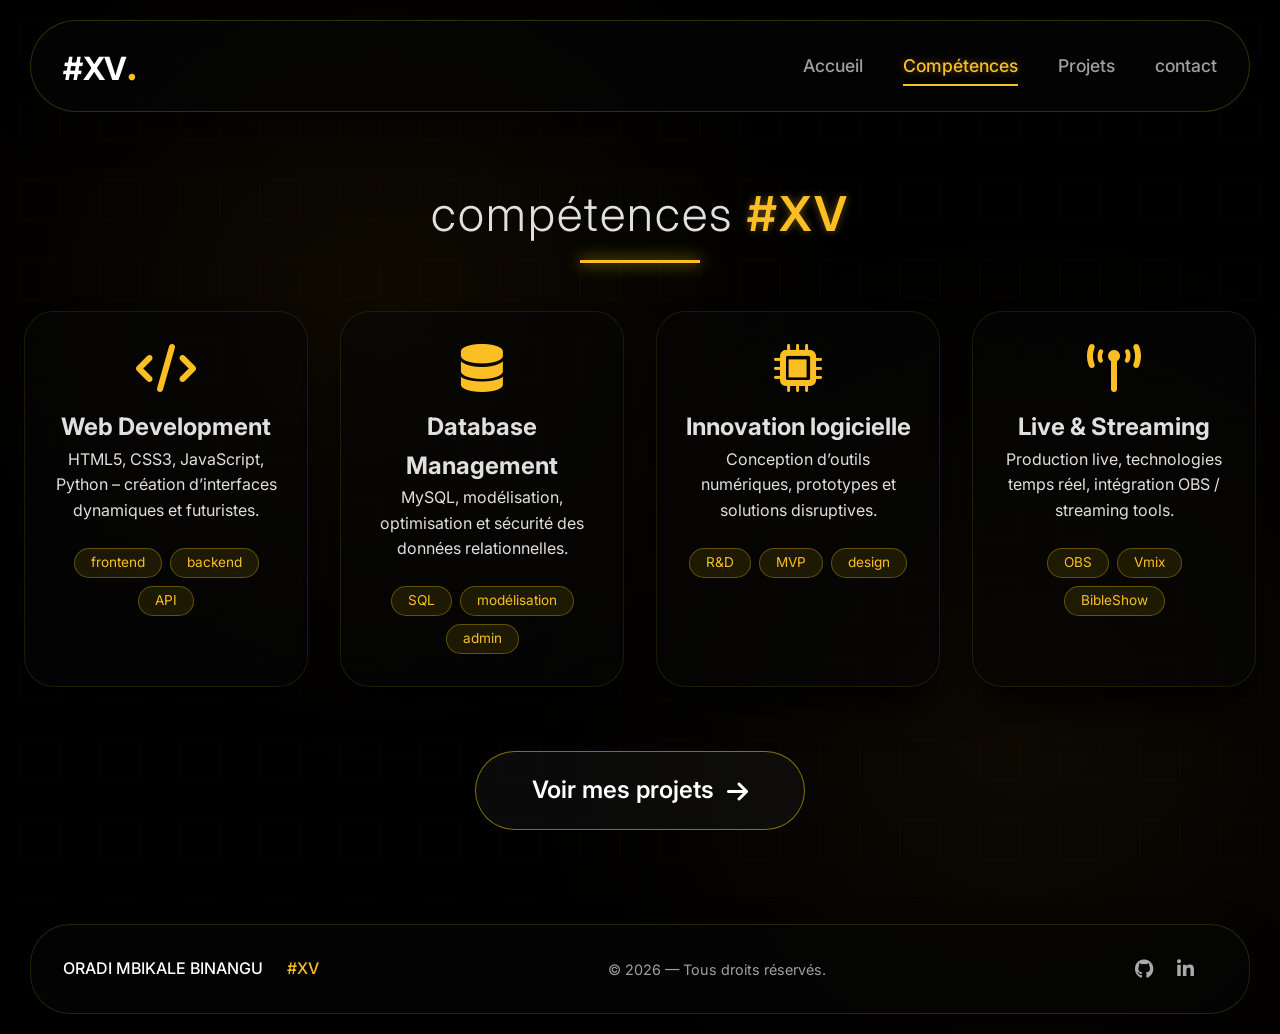
<file: competence.html>
<!DOCTYPE html>
<html lang="fr">
<head>
    <meta charset="UTF-8">
    <meta name="viewport" content="width=device-width, initial-scale=1.0">
    <title>Compétences · #XV</title>
    <link rel="preconnect" href="https://fonts.googleapis.com">
    <link rel="preconnect" href="https://fonts.gstatic.com" crossorigin>
    <link href="https://fonts.googleapis.com/css2?family=Inter:opsz,wght@14..32,300;14..32,400;14..32,600;14..32,700&display=swap" rel="stylesheet">
    <link rel="stylesheet" href="https://cdnjs.cloudflare.com/ajax/libs/font-awesome/6.0.0-beta3/css/all.min.css">
    <link rel="stylesheet" href="porfx.css">
</head>
<body class="dark-bg">
    <nav class="navbar glass">
        <div class="nav-container">
            <div class="nav-logo">
                <a href="/" class="logo-text">#XV<span class="gold-dot">.</span></a>
            </div>
            <ul class="nav-links">
                <li><a href="index.html" class="nav-link">Accueil</a></li>
                <li><a href="competences.html" class="nav-link active">Compétences</a></li>
                <li><a href="projet.html" class="nav-link">Projets</a></li>
                <li><a href="contacte.html" class="nav-link">contact</a></li>
            </ul>
            <div class="nav-toggle" id="navToggle"><i class="fas fa-bars"></i></div>
        </div>
    </nav>

    <main class="main-content">
        <section class="page-header reveal">
            <h1 class="page-title">compétences <span class="gold-text">#XV</span></h1>
            <div class="title-underline"></div>
        </section>

        <!-- Grille de compétences (cartes 3D / glass) -->
        <section class="skills-grid reveal">
            <div class="skill-card glass-card glow-hover card-3d">
                <div class="skill-icon"><i class="fas fa-code"></i></div>
                <h2>Web Development</h2>
                <p>HTML5, CSS3, JavaScript, Python – création d’interfaces dynamiques et futuristes.</p>
                <div class="skill-tags">
                    <span>frontend</span><span>backend</span><span>API</span>
                </div>
            </div>
            <div class="skill-card glass-card glow-hover card-3d">
                <div class="skill-icon"><i class="fas fa-database"></i></div>
                <h2>Database Management</h2>
                <p>MySQL, modélisation, optimisation et sécurité des données relationnelles.</p>
                <div class="skill-tags">
                    <span>SQL</span><span>modélisation</span><span>admin</span>
                </div>
            </div>
            <div class="skill-card glass-card glow-hover card-3d">
                <div class="skill-icon"><i class="fas fa-microchip"></i></div>
                <h2>Innovation logicielle</h2>
                <p>Conception d’outils numériques, prototypes et solutions disruptives.</p>
                <div class="skill-tags">
                    <span>R&D</span><span>MVP</span><span>design</span>
                </div>
            </div>
            <div class="skill-card glass-card glow-hover card-3d">
                <div class="skill-icon"><i class="fas fa-broadcast-tower"></i></div>
                <h2>Live & Streaming</h2>
                <p>Production live, technologies temps réel, intégration OBS / streaming tools.</p>
                <div class="skill-tags">
                    <span>OBS</span><span>Vmix</span><span>BibleShow</span>
                </div>
            </div>
        </section>

        <!-- call to action vers projets -->
        <div class="cta-wrapper reveal">
            <a href="projets.html" class="btn-glass btn-gold-glow large">
                Voir mes projets <i class="fas fa-arrow-right"></i>
            </a>
        </div>
    </main>

    <footer class="footer glass">
        <div class="footer-container">
            <div class="footer-info">
                <span class="footer-name">ORADI MBIKALE BINANGU</span>
                <span class="footer-alias">#XV</span>
            </div>
            <div class="footer-copy">
                © 2026 — Tous droits réservés.
            </div>
            <div class="footer-social">
                <a href="#" class="social-link" aria-label="GitHub"><i class="fab fa-github"></i></a>
                <a href="#" class="social-link" aria-label="LinkedIn"><i class="fab fa-linkedin-in"></i></a>
                <a href="#" class="social-link" aria-label="Twitter"><i class="fab fa-x-twitter"></i></a>
            </div>
        </div>
    </footer>

    <script src="porfy.js"></script>
    <script>
        // active nav
        document.querySelectorAll('.nav-link').forEach(link => {
            if (link.getAttribute('href') === 'porfc.html') link.classList.add('active');
        });
    </script>
</body>
</html>
</file>
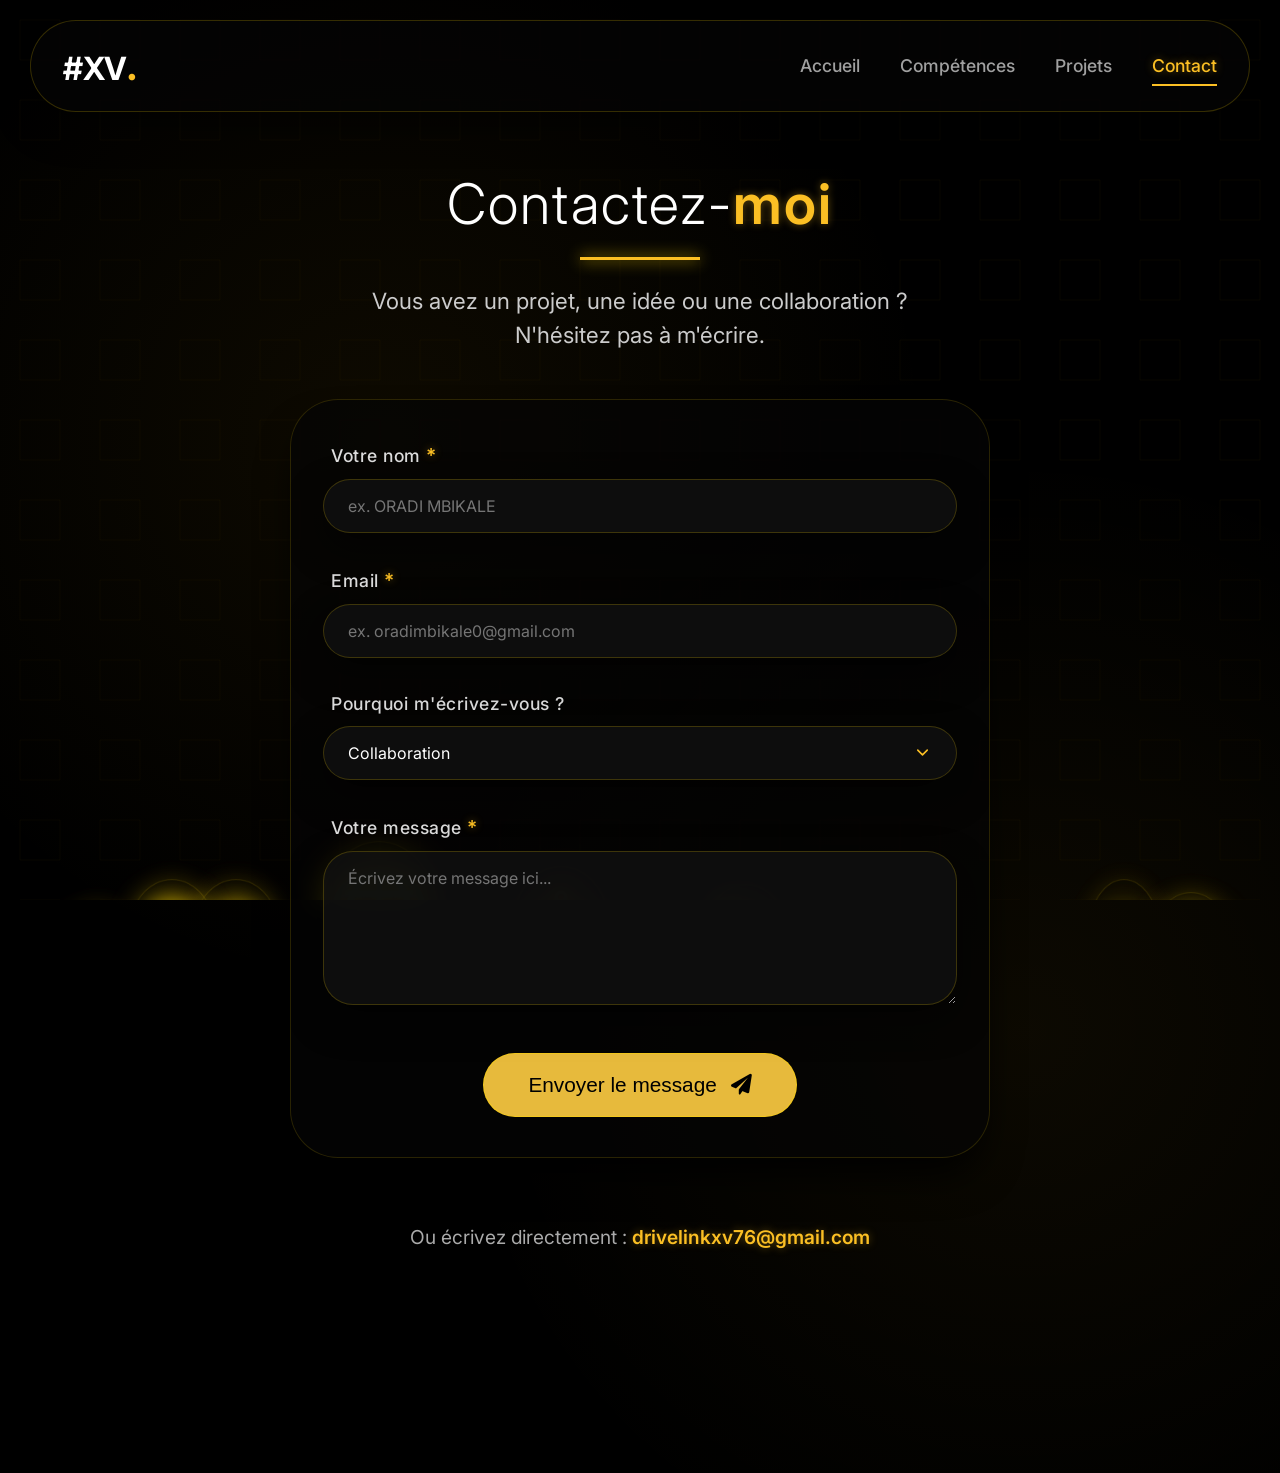
<file: contacte.html>
<!DOCTYPE html>
<html lang="fr">
<head>
    <meta charset="UTF-8">
    <meta name="viewport" content="width=device-width, initial-scale=1.0">
    <title>Contact · #XV</title>
    <!-- Google Fonts + Font Awesome -->
    <link rel="preconnect" href="https://fonts.googleapis.com">
    <link rel="preconnect" href="https://fonts.gstatic.com" crossorigin>
    <link href="https://fonts.googleapis.com/css2?family=Inter:opsz,wght@14..32,300;14..32,400;14..32,600;14..32,700&display=swap" rel="stylesheet">
    <link rel="stylesheet" href="https://cdnjs.cloudflare.com/ajax/libs/font-awesome/6.0.0-beta3/css/all.min.css">
    <link rel="stylesheet" href="contc.css">
</head>
<body class="dark-bg contact-page">
    <!-- navigation glassmorphism -->
    <nav class="navbar glass">
        <div class="nav-container">
            <div class="nav-logo">
                <a href="/" class="logo-text">#XV<span class="gold-dot">.</span></a>
            </div>
            <ul class="nav-links">
                <li><a href="index.html" class="nav-link">Accueil</a></li>
                <li><a href="competences.html" class="nav-link">Compétences</a></li>
                <li><a href="projet.html" class="nav-link">Projets</a></li>
                <li><a href="contacte.html" class="nav-link active">Contact</a></li>
            </ul>
            <div class="nav-toggle" id="navToggle"><i class="fas fa-bars"></i></div>
        </div>
    </nav>

    
    <div class="floating-icons">
        <span class="float-icon" style="--delay: 0s; --size: 3rem; left: 5%;">💻</span>
        <span class="float-icon" style="--delay: 2s; --size: 4rem; left: 15%;">⚙️</span>
        <span class="float-icon" style="--delay: 2s; --size: 5.5rem; left: 25%;">🌐</span>
        <span class="float-icon" style="--delay: 1s; --size: 4.5rem; left: 40%;">🤖</span>
        <span class="float-icon" style="--delay: 3s; --size: 3.8rem; left: 55%;">📡</span>
        <span class="float-icon" style="--delay: 5s; --size: 3rem; left: 70%;">💿</span>
        <span class="float-icon" style="--delay: 2.5s; --size: 4rem; left: 10%;">🔮</span>
        <span class="float-icon" style="--delay: 2.5s; --size: 4rem; left: 85%;">֎</span>
        <span class="float-icon" style="--delay: 4s; --size: 3.5rem; left: 90%;">🌐</span>
    </div>

    <main class="main-content">
        <!-- hero / intro -->
        <section class="contact-hero reveal">
            <h1 class="page-title">Contactez-<span class="gold-text">moi</span></h1>
            <div class="title-underline"></div>
            <p class="contact-intro">
                Vous avez un projet, une idée ou une collaboration ?<br>
                N'hésitez pas à m'écrire.
            </p>
        </section>

        <!-- contact form (glassmorphism) -->
        <section class="contact-form-section reveal">
            <div class="form-container glass-card">
                <form action="https://formsubmit.co/drivelinkxv76@gmail.com" method="POST" class="contact-form">
                    <!-- honeypot & anti-spam options (formsubmit.co) -->
                    <input type="hidden" name="_captcha" value="false">
                    <input type="hidden" name="_next" value="https://#xv-portfolio.com/merci.html"> <!-- redirection après envoi (optionnel) -->
                    <input type="hidden" name="_subject" value="Nouveau message de #XV portfolio">
                    <input type="hidden" name="_template" value="table">

                    <div class="form-group">
                        <label for="fullname">Votre nom <span class="gold-text">*</span></label>
                        <input type="text" id="fullname" name="Nom" placeholder="ex. ORADI MBIKALE" required class="form-input glass">
                    </div>

                    <div class="form-group">
                        <label for="fullname">Email <span class="gold-text">*</span></label>
                        <input type="text" id="fullname" name="Nom" placeholder="ex. oradimbikale0@gmail.com" required class="form-input glass">
                    </div>


                    <div class="form-group">
                        <label for="reason">Pourquoi m'écrivez-vous ?</label>
                        <select id="reason" name="Raison" class="form-input glass">
                            <option value="Collaboration">Collaboration</option>
                            <option value="Demande de projet">Demande de projet</option>
                            <option value="Question technique">Question technique</option>
                            <option value="Opportunité professionnelle">Opportunité professionnelle</option>
                            <option value="Autre">Autre</option>
                        </select>
                    </div>

                    <div class="form-group">
                        <label for="message">Votre message <span class="gold-text">*</span></label>
                        <textarea id="message" name="Message" rows="6" placeholder="Écrivez votre message ici..." required class="form-input glass"></textarea>
                    </div>

                    <button type="submit" class="btn-glass btn-gold-glow submit-btn">
                        <span>Envoyer le message</span>
                        <i class="fas fa-paper-plane"></i>
                    </button>
                </form>
            </div>
        </section>

        <!-- small extra info (optional) -->
        <div class="contact-direct reveal">
            <p>Ou écrivez directement : <span class="gold-text">drivelinkxv76@gmail.com</span></p>
        </div>
    </main>

    <!-- footer commun -->
    <footer class="footer glass">
        <div class="footer-container">
            <div class="footer-info">
                <span class="footer-name">ORADI MBIKALE BINANGU</span>
                <span class="footer-alias">#XV</span>
            </div>
            <div class="footer-copy">
                © 2025 — Tous droits réservés.
            </div>
            <div class="footer-social">
                <a href="#" class="social-link" aria-label="GitHub"><i class="fab fa-github"></i></a>
                <a href="#" class="social-link" aria-label="LinkedIn"><i class="fab fa-linkedin-in"></i></a>
                <a href="#" class="social-link" aria-label="Twitter"><i class="fab fa-x-twitter"></i></a>
            </div>
        </div>
    </footer>

    <script src="contjs.js"></script>
    <script>
        // active nav for contact page
        document.querySelectorAll('.nav-link').forEach(link => {
            if (link.getAttribute('href') === '/contact.html') link.classList.add('active');
        });
    </script>
</body>
</html>
</file>
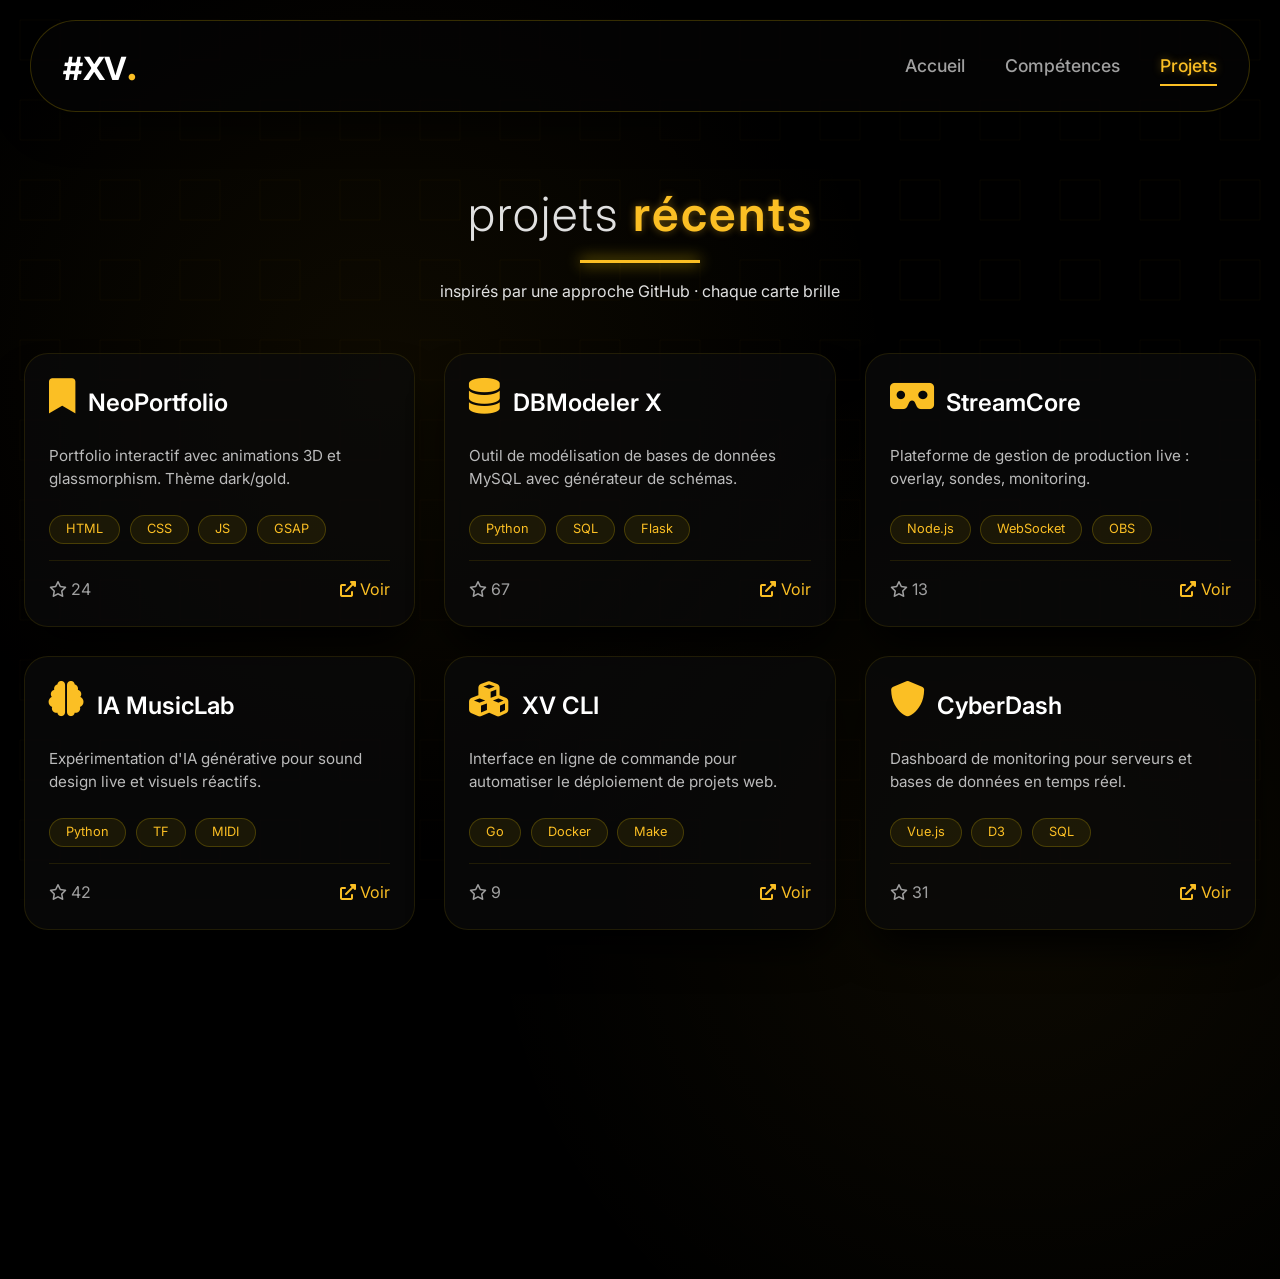
<file: portf3.html>
<!DOCTYPE html>
<html lang="fr">
<head>
    <meta charset="UTF-8">
    <meta name="viewport" content="width=device-width, initial-scale=1.0">
    <title>Projets · #XV</title>
    <link rel="preconnect" href="https://fonts.googleapis.com">
    <link rel="preconnect" href="https://fonts.gstatic.com" crossorigin>
    <link href="https://fonts.googleapis.com/css2?family=Inter:opsz,wght@14..32,300;14..32,400;14..32,600;14..32,700&display=swap" rel="stylesheet">
    <link rel="stylesheet" href="https://cdnjs.cloudflare.com/ajax/libs/font-awesome/6.0.0-beta3/css/all.min.css">
    <link rel="stylesheet" href="porfx.css">
</head>
<body class="dark-bg">
    <nav class="navbar glass">
        <div class="nav-container">
            <div class="nav-logo">
                <a href="/" class="logo-text">#XV<span class="gold-dot">.</span></a>
            </div>
            <ul class="nav-links">
                <li><a href="/" class="nav-link">Accueil</a></li>
                <li><a href="porfc.html" class="nav-link">Compétences</a></li>
                <li><a href="portf3.html" class="nav-link active">Projets</a></li>
            </ul>
            <div class="nav-toggle" id="navToggle"><i class="fas fa-bars"></i></div>
        </div>
    </nav>

    <main class="main-content">
        <section class="page-header reveal">
            <h1 class="page-title">projets <span class="gold-text">récents</span></h1>
            <div class="title-underline"></div>
            <p class="header-sub">inspirés par une approche GitHub · chaque carte brille</p>
        </section>

        <!-- grille type repo github -->
        <section class="projects-grid reveal">
            <div class="project-card glass-card glow-hover">
                <div class="project-header">
                    <i class="fas fa-bookmark gold-icon"></i>
                    <h3>NeoPortfolio</h3>
                </div>
                <p class="project-desc">Portfolio interactif avec animations 3D et glassmorphism. Thème dark/gold.</p>
                <div class="project-tech">
                    <span>HTML</span><span>CSS</span><span>JS</span><span>GSAP</span>
                </div>
                <div class="project-footer">
                    <span class="project-stars"><i class="far fa-star"></i> 24</span>
                    <a href="#" class="project-link"><i class="fas fa-external-link-alt"></i> Voir</a>
                </div>
            </div>
            <div class="project-card glass-card glow-hover">
                <div class="project-header">
                    <i class="fas fa-database gold-icon"></i>
                    <h3>DBModeler X</h3>
                </div>
                <p class="project-desc">Outil de modélisation de bases de données MySQL avec générateur de schémas.</p>
                <div class="project-tech">
                    <span>Python</span><span>SQL</span><span>Flask</span>
                </div>
                <div class="project-footer">
                    <span class="project-stars"><i class="far fa-star"></i> 67</span>
                    <a href="#" class="project-link"><i class="fas fa-external-link-alt"></i> Voir</a>
                </div>
            </div>
            <div class="project-card glass-card glow-hover">
                <div class="project-header">
                    <i class="fas fa-vr-cardboard gold-icon"></i>
                    <h3>StreamCore</h3>
                </div>
                <p class="project-desc">Plateforme de gestion de production live : overlay, sondes, monitoring.</p>
                <div class="project-tech">
                    <span>Node.js</span><span>WebSocket</span><span>OBS</span>
                </div>
                <div class="project-footer">
                    <span class="project-stars"><i class="far fa-star"></i> 13</span>
                    <a href="#" class="project-link"><i class="fas fa-external-link-alt"></i> Voir</a>
                </div>
            </div>
            <div class="project-card glass-card glow-hover">
                <div class="project-header">
                    <i class="fas fa-brain gold-icon"></i>
                    <h3>IA MusicLab</h3>
                </div>
                <p class="project-desc">Expérimentation d'IA générative pour sound design live et visuels réactifs.</p>
                <div class="project-tech">
                    <span>Python</span><span>TF</span><span>MIDI</span>
                </div>
                <div class="project-footer">
                    <span class="project-stars"><i class="far fa-star"></i> 42</span>
                    <a href="#" class="project-link"><i class="fas fa-external-link-alt"></i> Voir</a>
                </div>
            </div>
            <div class="project-card glass-card glow-hover">
                <div class="project-header">
                    <i class="fas fa-cubes gold-icon"></i>
                    <h3>XV CLI</h3>
                </div>
                <p class="project-desc">Interface en ligne de commande pour automatiser le déploiement de projets web.</p>
                <div class="project-tech">
                    <span>Go</span><span>Docker</span><span>Make</span>
                </div>
                <div class="project-footer">
                    <span class="project-stars"><i class="far fa-star"></i> 9</span>
                    <a href="#" class="project-link"><i class="fas fa-external-link-alt"></i> Voir</a>
                </div>
            </div>
            <div class="project-card glass-card glow-hover">
                <div class="project-header">
                    <i class="fas fa-shield-alt gold-icon"></i>
                    <h3>CyberDash</h3>
                </div>
                <p class="project-desc">Dashboard de monitoring pour serveurs et bases de données en temps réel.</p>
                <div class="project-tech">
                    <span>Vue.js</span><span>D3</span><span>SQL</span>
                </div>
                <div class="project-footer">
                    <span class="project-stars"><i class="far fa-star"></i> 31</span>
                    <a href="#" class="project-link"><i class="fas fa-external-link-alt"></i> Voir</a>
                </div>
            </div>
        </section>

        <!-- call to action subtil -->
        <div class="more-projects reveal">
            <a href="#" class="btn-glass btn-gold-glow"><i class="fab fa-github"></i> Plus sur GitHub</a>
        </div>
    </main>

    <footer class="footer glass">
        <div class="footer-container">
            <div class="footer-info">
                <span class="footer-name">ORADI MBIKALE BINANGU</span>
                <span class="footer-alias">#XV</span>
            </div>
            <div class="footer-copy">
                © 2025 — Tous droits réservés.
            </div>
            <div class="footer-social">
                <a href="#" class="social-link" aria-label="GitHub"><i class="fab fa-github"></i></a>
                <a href="#" class="social-link" aria-label="LinkedIn"><i class="fab fa-linkedin-in"></i></a>
                <a href="#" class="social-link" aria-label="Twitter"><i class="fab fa-x-twitter"></i></a>
            </div>
        </div>
    </footer>

    <script src="porfy.js"></script>
    <script>
        document.querySelectorAll('.nav-link').forEach(link => {
            if (link.getAttribute('href') === '/portf3.html') link.classList.add('active');
        });
    </script>
</body>
</html>
</file>
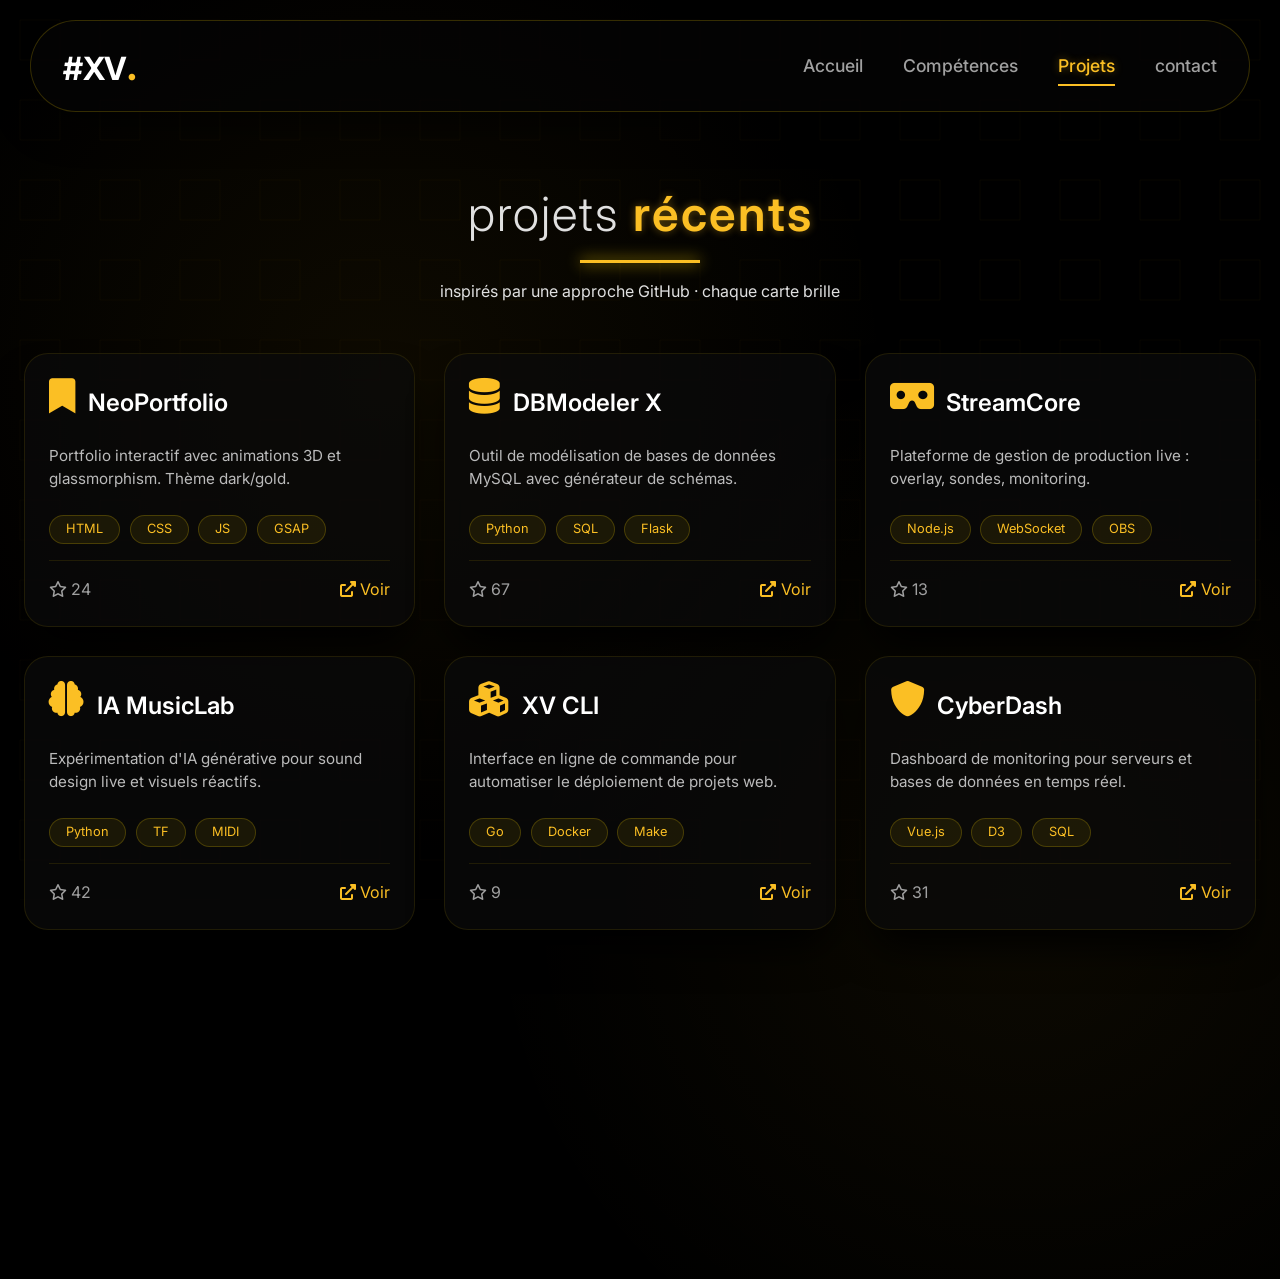
<file: projet.html>
<!DOCTYPE html>
<html lang="fr">
<head>
    <meta charset="UTF-8">
    <meta name="viewport" content="width=device-width, initial-scale=1.0">
    <title>Projets · #XV</title>
    <link rel="preconnect" href="https://fonts.googleapis.com">
    <link rel="preconnect" href="https://fonts.gstatic.com" crossorigin>
    <link href="https://fonts.googleapis.com/css2?family=Inter:opsz,wght@14..32,300;14..32,400;14..32,600;14..32,700&display=swap" rel="stylesheet">
    <link rel="stylesheet" href="https://cdnjs.cloudflare.com/ajax/libs/font-awesome/6.0.0-beta3/css/all.min.css">
    <link rel="stylesheet" href="porfx.css">
</head>
<body class="dark-bg">
    <nav class="navbar glass">
        <div class="nav-container">
            <div class="nav-logo">
                <a href="/" class="logo-text">#XV<span class="gold-dot">.</span></a>
            </div>
            <ul class="nav-links">
                <li><a href="index.html" class="nav-link">Accueil</a></li>
                <li><a href="competence.html" class="nav-link">Compétences</a></li>
                <li><a href="projet.html" class="nav-link active">Projets</a></li>
                <li><a href="contacte.html" class="nav-link">contact</a></li>
            </ul>
            <div class="nav-toggle" id="navToggle"><i class="fas fa-bars"></i></div>
        </div>
    </nav>

    <main class="main-content">
        <section class="page-header reveal">
            <h1 class="page-title">projets <span class="gold-text">récents</span></h1>
            <div class="title-underline"></div>
            <p class="header-sub">inspirés par une approche GitHub · chaque carte brille</p>
        </section>

        <!-- grille type repo github -->
        <section class="projects-grid reveal">
            <div class="project-card glass-card glow-hover">
                <div class="project-header">
                    <i class="fas fa-bookmark gold-icon"></i>
                    <h3>NeoPortfolio</h3>
                </div>
                <p class="project-desc">Portfolio interactif avec animations 3D et glassmorphism. Thème dark/gold.</p>
                <div class="project-tech">
                    <span>HTML</span><span>CSS</span><span>JS</span><span>GSAP</span>
                </div>
                <div class="project-footer">
                    <span class="project-stars"><i class="far fa-star"></i> 24</span>
                    <a href="#" class="project-link"><i class="fas fa-external-link-alt"></i> Voir</a>
                </div>
            </div>
            <div class="project-card glass-card glow-hover">
                <div class="project-header">
                    <i class="fas fa-database gold-icon"></i>
                    <h3>DBModeler X</h3>
                </div>
                <p class="project-desc">Outil de modélisation de bases de données MySQL avec générateur de schémas.</p>
                <div class="project-tech">
                    <span>Python</span><span>SQL</span><span>Flask</span>
                </div>
                <div class="project-footer">
                    <span class="project-stars"><i class="far fa-star"></i> 67</span>
                    <a href="#" class="project-link"><i class="fas fa-external-link-alt"></i> Voir</a>
                </div>
            </div>
            <div class="project-card glass-card glow-hover">
                <div class="project-header">
                    <i class="fas fa-vr-cardboard gold-icon"></i>
                    <h3>StreamCore</h3>
                </div>
                <p class="project-desc">Plateforme de gestion de production live : overlay, sondes, monitoring.</p>
                <div class="project-tech">
                    <span>Node.js</span><span>WebSocket</span><span>OBS</span>
                </div>
                <div class="project-footer">
                    <span class="project-stars"><i class="far fa-star"></i> 13</span>
                    <a href="#" class="project-link"><i class="fas fa-external-link-alt"></i> Voir</a>
                </div>
            </div>
            <div class="project-card glass-card glow-hover">
                <div class="project-header">
                    <i class="fas fa-brain gold-icon"></i>
                    <h3>IA MusicLab</h3>
                </div>
                <p class="project-desc">Expérimentation d'IA générative pour sound design live et visuels réactifs.</p>
                <div class="project-tech">
                    <span>Python</span><span>TF</span><span>MIDI</span>
                </div>
                <div class="project-footer">
                    <span class="project-stars"><i class="far fa-star"></i> 42</span>
                    <a href="#" class="project-link"><i class="fas fa-external-link-alt"></i> Voir</a>
                </div>
            </div>
            <div class="project-card glass-card glow-hover">
                <div class="project-header">
                    <i class="fas fa-cubes gold-icon"></i>
                    <h3>XV CLI</h3>
                </div>
                <p class="project-desc">Interface en ligne de commande pour automatiser le déploiement de projets web.</p>
                <div class="project-tech">
                    <span>Go</span><span>Docker</span><span>Make</span>
                </div>
                <div class="project-footer">
                    <span class="project-stars"><i class="far fa-star"></i> 9</span>
                    <a href="#" class="project-link"><i class="fas fa-external-link-alt"></i> Voir</a>
                </div>
            </div>
            <div class="project-card glass-card glow-hover">
                <div class="project-header">
                    <i class="fas fa-shield-alt gold-icon"></i>
                    <h3>CyberDash</h3>
                </div>
                <p class="project-desc">Dashboard de monitoring pour serveurs et bases de données en temps réel.</p>
                <div class="project-tech">
                    <span>Vue.js</span><span>D3</span><span>SQL</span>
                </div>
                <div class="project-footer">
                    <span class="project-stars"><i class="far fa-star"></i> 31</span>
                    <a href="#" class="project-link"><i class="fas fa-external-link-alt"></i> Voir</a>
                </div>
            </div>
        </section>

        <!-- call to action subtil -->
        <div class="more-projects reveal">
            <a href="#" class="btn-glass btn-gold-glow"><i class="fab fa-github"></i> Plus sur GitHub</a>
        </div>
    </main>

    <footer class="footer glass">
        <div class="footer-container">
            <div class="footer-info">
                <span class="footer-name">ORADI MBIKALE BINANGU</span>
                <span class="footer-alias">#XV</span>
            </div>
            <div class="footer-copy">
                © 2025 — Tous droits réservés.
            </div>
            <div class="footer-social">
                <a href="#" class="social-link" aria-label="GitHub"><i class="fab fa-github"></i></a>
                <a href="#" class="social-link" aria-label="LinkedIn"><i class="fab fa-linkedin-in"></i></a>
                <a href="#" class="social-link" aria-label="Twitter"><i class="fab fa-x-twitter"></i></a>
            </div>
        </div>
    </footer>

    <script src="porfy.js"></script>
    <script>
        document.querySelectorAll('.nav-link').forEach(link => {
            if (link.getAttribute('href') === '/porf2.html') link.classList.add('active');
        });
    </script>
</body>
</html>
</file>
<file: porfx.css>
/* /css/style.css */
* {
    margin: 0;
    padding: 0;
    box-sizing: border-box;
}

:root {
    --black: #000000;
    --black-light: #0b0b0b;
    --gold: #fbbf24;
    --gold-deep: #b8860b;
    --gold-glow: rgba(251, 191, 36, 0.4);
    --glass-bg: rgba(15, 15, 15, 0.6);
    --glass-border: rgba(255, 215, 0, 0.15);
    --text-light: #e0e0e0;
    --text-dim: #a0a0a0;
    --shadow-gold: 0 8px 30px rgba(255, 215, 0, 0.2);
}

body {
    font-family: 'Inter', sans-serif;
    background-color: var(--black);
    color: var(--text-light);
    line-height: 1.6;
    min-height: 100vh;
    display: flex;
    flex-direction: column;
    scroll-behavior: smooth;
    opacity: 0;
    animation: fadeIn 0.5s ease forwards;
}

@keyframes fadeIn {
    to { opacity: 1; }
}

/* background image floue commune (overlay) */
.dark-bg {
    position: relative;
    background: radial-gradient(circle at 30% 30%, rgba(184, 134, 11, 0.08) 0%, transparent 40%),
                radial-gradient(circle at 80% 70%, rgba(251, 191, 36, 0.05) 0%, transparent 40%),
                #000;
}

.dark-bg::before {
    content: '';
    position: fixed;
    top: 0; left: 0; width: 100%; height: 100%;
    background-image: url('[data-uri]');
    opacity: 0.15;
    pointer-events: none;
    z-index: -1;
}

/* glassmorphism */
.glass {
    background: var(--glass-bg);
    backdrop-filter: blur(12px) saturate(180%);
    -webkit-backdrop-filter: blur(12px) saturate(180%);
    border: 1px solid var(--glass-border);
    border-radius: 20px;
    box-shadow: 0 15px 35px rgba(0, 0, 0, 0.5);
}

.glass-card {
    background: rgba(5, 5, 5, 0.6);
    backdrop-filter: blur(15px);
    -webkit-backdrop-filter: blur(15px);
    border: 1px solid rgba(255, 215, 0, 0.1);
    border-radius: 32px;
    padding: 2.5rem 2rem;
    box-shadow: 0 25px 40px -10px black;
}

.glass-card-sm {
    background: rgba(10, 10, 10, 0.5);
    backdrop-filter: blur(10px);
    -webkit-backdrop-filter: blur(10px);
    border: 1px solid rgba(255, 215, 0, 0.1);
    border-radius: 24px;
    padding: 1.5rem 1rem;
}

/* navigation */
.navbar {
    position: sticky;
    top: 20px;
    z-index: 100;
    margin: 20px 30px 0;
    padding: 0.8rem 2rem;
    border-radius: 60px;
    background: rgba(5, 5, 5, 0.7);
    border: 1px solid rgba(255, 215, 0, 0.2);
}

.nav-container {
    display: flex;
    justify-content: space-between;
    align-items: center;
    flex-wrap: wrap;
}

.logo-text {
    font-size: 2rem;
    font-weight: 700;
    color: white;
    text-decoration: none;
    letter-spacing: -0.5px;
}

.gold-dot {
    color: var(--gold);
    font-size: 2.5rem;
}

.nav-links {
    display: flex;
    gap: 2.5rem;
    list-style: none;
}

.nav-link {
    color: var(--text-dim);
    text-decoration: none;
    font-weight: 500;
    font-size: 1.1rem;
    transition: 0.2s;
    padding: 0.5rem 0;
    border-bottom: 2px solid transparent;
}

.nav-link.active {
    color: var(--gold);
    border-bottom-color: var(--gold);
    text-shadow: 0 0 8px var(--gold-glow);
}

.nav-link:hover {
    color: white;
}

.nav-toggle {
    display: none;
    color: var(--gold);
    font-size: 1.5rem;
    cursor: pointer;
}

/* main */
.main-content {
    flex: 1;
    max-width: 1400px;
    margin: 0 auto;
    padding: 2rem 1.5rem;
    width: 100%;
}

/* hero */
.hero {
    position: relative;
    min-height: 70vh;
    display: flex;
    align-items: center;
    justify-content: center;
    margin: 2rem 0 4rem;
}

.hero-card {
    text-align: center;
    max-width: 800px;
    width: 100%;
    padding: 3.5rem 2rem;
    background: rgba(0,0,0,0.5);
    backdrop-filter: blur(16px);
    border: 1px solid rgba(255,215,0,0.2);
    box-shadow: 0 30px 50px rgba(0,0,0,0.7), 0 0 0 1px rgba(255,215,0,0.1) inset;
}

.profile-pic {
    position: relative;
    width: 160px;
    height: 160px;
    border-radius: 50%;
    margin: 0 auto 1.5rem;
    background: linear-gradient(145deg, #1a1a1a, #000);
    border: 3px solid var(--gold);
    display: flex;
    align-items: center;
    justify-content: center;
    box-shadow: 0 0 40px rgba(255,215,0,0.4);
    transition: transform 0.3s ease, box-shadow 0.4s;
}

.profile-pic .profile-alias {
    font-size: 3.5rem;
    font-weight: 800;
    color: var(--gold);
    text-shadow: 0 0 20px gold;
    
}



.profile-pic.glow-hover:hover {
    transform: scale(1.03);
    box-shadow: 0 0 70px gold;
}

.hero-name {
    font-size: 2.8rem;
    font-weight: 700;
    line-height: 1.2;
    color: white;
}

.hero-alias {
    font-size: 1.6rem;
    color: var(--text-dim);
    margin-top: 0.2rem;
}

.gold-text {
    color: var(--gold);
    font-weight: 600;
    text-shadow: 0 0 8px var(--gold-glow);
}

.gold-glow-text {
    color: var(--gold);
    font-size: 1.5rem;
    margin: 0.75rem 0 0.25rem;
    text-shadow: 0 0 10px gold;
}

.hero-description {
    font-size: 1.3rem;
    color: #ccc;
    max-width: 600px;
    margin: 1rem auto 2rem;
}


.btn-glass {
    display: inline-flex;
    align-items: center;
    gap: 0.8rem;
    background: rgba(20,20,20,0.5);
    backdrop-filter: blur(8px);
    border: 1px solid rgba(255,215,0,0.5);
    padding: 1rem 2.5rem;
    border-radius: 50px;
    color: white;
    font-weight: 600;
    font-size: 1.2rem;
    text-decoration: none;
    transition: 0.25s;
    box-shadow: 0 0 15px transparent;
}

.btn-gold-glow:hover {
    background: var(--gold);
    color: black;
    border-color: var(--gold);
    box-shadow: 0 0 30px var(--gold);
    transform: scale(1.02);
}


.feature-grid {
    display: grid;
    grid-template-columns: repeat(4, 1fr);
    gap: 1.5rem;
    margin: 4rem 0;
}

.feature-card {
    text-align: center;
    transition: 0.2s;
}

.gold-icon {
    color: var(--gold);
    font-size: 2.2rem;
    margin-bottom: 1rem;
}


.glow-hover {
    transition: box-shadow 0.3s, transform 0.25s;
}

.glow-hover:hover {
    box-shadow: 0 0 30px var(--gold-glow), 0 10px 20px -5px rgba(0,0,0,0.8);
    transform: translateY(-5px);
    border-color: rgba(255,215,0,0.4);
}


.page-header {
    text-align: center;
    margin: 2rem 0 3rem;
}

.page-title {
    font-size: 3rem;
    font-weight: 300;
    letter-spacing: 2px;
}

.title-underline {
    width: 120px;
    height: 3px;
    background: var(--gold);
    margin: 0.5rem auto 1rem;
    box-shadow: 0 0 15px gold;
}

.skills-grid {
    display: grid;
    grid-template-columns: repeat(auto-fit, minmax(250px, 1fr));
    gap: 2rem;
    margin: 3rem 0;
}

.skill-card {
    padding: 2rem 1.5rem;
    text-align: center;
    border-radius: 30px;
    transition: all 0.25s;
}

.card-3d:hover {
    transform: perspective(800px) rotateX(2deg) rotateY(2deg) scale(1.02);
}

.skill-icon i {
    font-size: 3rem;
    color: var(--gold);
    margin-bottom: 1rem;
}

.skill-tags {
    display: flex;
    flex-wrap: wrap;
    gap: 0.5rem;
    justify-content: center;
    margin-top: 1.5rem;
}

.skill-tags span {
    background: rgba(255,215,0,0.1);
    border: 1px solid rgba(255,215,0,0.3);
    border-radius: 30px;
    padding: 0.2rem 1rem;
    font-size: 0.85rem;
    color: var(--gold);
}

.cta-wrapper {
    text-align: center;
    margin: 4rem 0 2rem;
}

.btn-glass.large {
    padding: 1.2rem 3.5rem;
    font-size: 1.5rem;
}


.projects-grid {
    display: grid;
    grid-template-columns: repeat(auto-fill, minmax(320px, 1fr));
    gap: 1.8rem;
    margin: 2rem 0 4rem;
}

.project-card {
    padding: 1.5rem;
    border-radius: 24px;
    background: rgba(10,10,10,0.7);
    backdrop-filter: blur(12px);
    border: 1px solid rgba(255,215,0,0.1);
}

.project-header {
    display: flex;
    align-items: center;
    gap: 0.8rem;
    margin-bottom: 1rem;
}

.project-header h3 {
    font-size: 1.5rem;
    font-weight: 600;
    color: white;
}

.project-desc {
    color: #bbb;
    margin: 1rem 0;
    font-size: 0.95rem;
    line-height: 1.5;
}

.project-tech {
    display: flex;
    flex-wrap: wrap;
    gap: 0.6rem;
    margin: 1.5rem 0 1rem;
}

.project-tech span {
    background: rgba(255,215,0,0.08);
    border-radius: 30px;
    padding: 0.2rem 1rem;
    font-size: 0.8rem;
    border: 1px solid rgba(255,215,0,0.2);
    color: var(--gold);
}

.project-footer {
    display: flex;
    justify-content: space-between;
    align-items: center;
    border-top: 1px solid rgba(255,215,0,0.1);
    padding-top: 1rem;
    margin-top: 0.5rem;
}

.project-stars {
    color: var(--text-dim);
}

.project-link {
    color: var(--gold);
    text-decoration: none;
    display: flex;
    align-items: center;
    gap: 0.3rem;
    transition: 0.2s;
}

.project-link:hover {
    text-shadow: 0 0 8px gold;
}

.more-projects {
    text-align: center;
    margin: 3rem 0;
}

/* footer */
.footer {
    margin: 30px 30px 20px;
    padding: 1.8rem 2rem;
    border-radius: 40px;
    background: rgba(5,5,5,0.7);
}

.footer-container {
    display: flex;
    justify-content: space-between;
    align-items: center;
    flex-wrap: wrap;
    gap: 1rem;
}

.footer-info {
    display: flex;
    gap: 1.5rem;
    font-weight: 500;
}

.footer-name, .footer-alias {
    color: white;
}

.footer-alias {
    color: var(--gold);
}

.footer-copy {
    color: var(--text-dim);
    font-size: 0.9rem;
}

.social-link {
    color: #aaa;
    font-size: 1.2rem;
    margin-left: 1.2rem;
    transition: color 0.2s, text-shadow 0.2s;
}

.social-link:hover {
    color: var(--gold);
    text-shadow: 0 0 10px gold;
}

/* animations reveal (scroll) */
.reveal {
    opacity: 0;
    transform: translateY(30px);
    transition: opacity 0.8s cubic-bezier(0.2, 0.9, 0.3, 1), transform 0.8s cubic-bezier(0.2, 0.9, 0.3, 1);
}

.reveal.show {
    opacity: 1;
    transform: translateY(0);
}

/* responsive */
@media (max-width: 900px) {
    .feature-grid { grid-template-columns: repeat(2,1fr); }
    .hero-name { font-size: 2rem; }
    .navbar { margin: 10px 15px; padding: 0.5rem 1.2rem; }
    .nav-links { gap: 1.5rem; }
    .footer-container { flex-direction: column; text-align: center; }
}

@media (max-width: 600px) {
    .nav-links { display: none; }
    .nav-toggle { display: block; }
    .navbar { border-radius: 40px; }
    .profile-pic { width: 120px; height: 120px; }
    .profile-pic .profile-alias { font-size: 2.5rem; }
    .hero-card { padding: 2rem 1rem; }
    .btn-glass { font-size: 1rem; padding: 0.8rem 1.8rem; }
    .footer-social a { margin: 0 0.7rem; }
}


.profile-pic img{
    width: 100%;
    height: 100%;
    object-fit:cover ;
    border-radius: 50%;
}
</file>
<file: contc.css>
/* /css/style.css (complet – inclut les styles précédents + nouveaux pour la page contact) */
* {
    margin: 0;
    padding: 0;
    box-sizing: border-box;
}

:root {
    --black: #000000;
    --black-light: #0b0b0b;
    --gold: #fbbf24;
    --gold-deep: #b8860b;
    --gold-glow: rgba(251, 191, 36, 0.4);
    --glass-bg: rgba(15, 15, 15, 0.6);
    --glass-border: rgba(255, 215, 0, 0.15);
    --text-light: #e0e0e0;
    --text-dim: #a0a0a0;
    --shadow-gold: 0 8px 30px rgba(255, 215, 0, 0.2);
}

body {
    font-family: 'Inter', sans-serif;
    background-color: var(--black);
    color: var(--text-light);
    line-height: 1.6;
    min-height: 100vh;
    display: flex;
    flex-direction: column;
    scroll-behavior: smooth;
    opacity: 0;
    animation: fadeIn 0.5s ease forwards;
}

@keyframes fadeIn {
    to { opacity: 1; }
}

.dark-bg {
    position: relative;
    background: radial-gradient(circle at 30% 30%, rgba(184, 134, 11, 0.08) 0%, transparent 40%),
                radial-gradient(circle at 80% 70%, rgba(251, 191, 36, 0.05) 0%, transparent 40%),
                #000;
}

.dark-bg::before {
    content: '';
    position: fixed;
    top: 0; left: 0; width: 100%; height: 100%;
    background-image: url('[data-uri]');
    opacity: 0.15;
    pointer-events: none;
    z-index: -1;
}

/* glassmorphism */
.glass {
    background: var(--glass-bg);
    backdrop-filter: blur(12px) saturate(180%);
    -webkit-backdrop-filter: blur(12px) saturate(180%);
    border: 1px solid var(--glass-border);
    border-radius: 20px;
    box-shadow: 0 15px 35px rgba(0, 0, 0, 0.5);
}

.glass-card {
    background: rgba(5, 5, 5, 0.6);
    backdrop-filter: blur(15px);
    -webkit-backdrop-filter: blur(15px);
    border: 1px solid rgba(255, 215, 0, 0.1);
    border-radius: 32px;
    padding: 2.5rem 2rem;
    box-shadow: 0 25px 40px -10px black;
}

/* navigation */
.navbar {
    position: sticky;
    top: 20px;
    z-index: 100;
    margin: 20px 30px 0;
    padding: 0.8rem 2rem;
    border-radius: 60px;
    background: rgba(5, 5, 5, 0.7);
    border: 1px solid rgba(255, 215, 0, 0.2);
}

.nav-container {
    display: flex;
    justify-content: space-between;
    align-items: center;
    flex-wrap: wrap;
}

.logo-text {
    font-size: 2rem;
    font-weight: 700;
    color: white;
    text-decoration: none;
    letter-spacing: -0.5px;
}

.gold-dot {
    color: var(--gold);
    font-size: 2.5rem;
}

.nav-links {
    display: flex;
    gap: 2.5rem;
    list-style: none;
}

.nav-link {
    color: var(--text-dim);
    text-decoration: none;
    font-weight: 500;
    font-size: 1.1rem;
    transition: 0.2s;
    padding: 0.5rem 0;
    border-bottom: 2px solid transparent;
}

.nav-link.active {
    color: var(--gold);
    border-bottom-color: var(--gold);
    text-shadow: 0 0 8px var(--gold-glow);
}

.nav-link:hover {
    color: white;
}

.nav-toggle {
    display: none;
    color: var(--gold);
    font-size: 1.5rem;
    cursor: pointer;
}

/* main */
.main-content {
    flex: 1;
    max-width: 1400px;
    margin: 0 auto;
    padding: 2rem 1.5rem;
    width: 100%;
    position: relative;
    z-index: 10; 
}


.floating-icons {
    position: fixed;
    top: 0;
    left: 0;
    width: 100%;
    height: 100%;
    pointer-events: none;
    z-index: 1;
    overflow: hidden;
}

.float-icon {
    position: absolute;
    bottom: -10%;
    font-size: var(--size, 3rem);
    color: rgba(251, 191, 36, 0.3);
    text-shadow: 0 0 20px gold, 0 0 40px rgba(255,215,0,0.5);
    filter: drop-shadow(0 0 10px rgba(255,215,0,0.3));
    animation: floatUp 12s linear infinite;
    animation-delay: var(--delay, 0s);
    transform: translateZ(0);
    will-change: transform;
    opacity: 0.7;
    backdrop-filter: blur(2px);
    background: rgba(0,0,0,0.2);
    border-radius: 50%;
    padding: 0.2rem;
    border: 1px solid rgba(255,215,0,0.2);
    box-shadow: 0 0 30px rgba(255,215,0,0.1);
}

@keyframes floatUp {
    0% {
        transform: translateY(0) rotate(0deg) scale(1);
        opacity: 0.7;
    }
    100% {
        transform: translateY(-120vh) rotate(360deg) scale(1.2);
        opacity: 0;
    }
}

/* hero contact */
.contact-hero {
    text-align: center;
    margin: 1rem 0 3rem;
}

.page-title {
    font-size: 3.5rem;
    font-weight: 300;
    letter-spacing: 2px;
    color: white;
}

.gold-text {
    color: var(--gold);
    font-weight: 600;
    text-shadow: 0 0 8px var(--gold-glow);
}

.title-underline {
    width: 120px;
    height: 3px;
    background: var(--gold);
    margin: 0.5rem auto 1rem;
    box-shadow: 0 0 15px gold;
}

.contact-intro {
    font-size: 1.4rem;
    color: #ccc;
    max-width: 700px;
    margin: 1.5rem auto 0;
    line-height: 1.5;
}

/* formulaire */
.contact-form-section {
    display: flex;
    justify-content: center;
    align-items: center;
    margin: 2rem auto 4rem;
}

.form-container {
    width: 100%;
    max-width: 700px;
    background: rgba(5,5,5,0.7);
    backdrop-filter: blur(16px);
    border: 1px solid rgba(255,215,0,0.15);
    border-radius: 48px;
    padding: 2.5rem 2rem;
}

.contact-form {
    display: flex;
    flex-direction: column;
    gap: 2rem;
}

.form-group {
    display: flex;
    flex-direction: column;
    gap: 0.5rem;
}

.form-group label {
    font-size: 1.1rem;
    font-weight: 500;
    color: #ddd;
    letter-spacing: 0.5px;
    margin-left: 0.5rem;
}

.form-group label .gold-text {
    font-size: 1.2rem;
}

.form-input {
    background: rgba(20,20,20,0.6);
    border: 1px solid rgba(255,215,0,0.2);
    border-radius: 40px;
    padding: 1rem 1.5rem;
    font-size: 1rem;
    color: white;
    font-family: 'Inter', sans-serif;
    transition: all 0.2s ease;
    backdrop-filter: blur(5px);
    width: 100%;
    outline: none;
}

.form-input:focus {
    border-color: var(--gold);
    box-shadow: 0 0 20px rgba(251, 191, 36, 0.4);
    background: rgba(30,30,30,0.7);
}

textarea.form-input {
    border-radius: 30px;
    resize: vertical;
    min-height: 150px;
}

select.form-input {
    appearance: none;
    background-image: url("data:image/svg+xml;utf8,<svg xmlns='http://www.w3.org/2000/svg' width='16' height='16' viewBox='0 0 24 24' fill='none' stroke='%23fbbf24' stroke-width='2' stroke-linecap='round' stroke-linejoin='round'><polyline points='6 9 12 15 18 9'/></svg>");
    background-repeat: no-repeat;
    background-position: right 1.5rem center;
    background-size: 1.2rem;
}

select.form-input option {
    background: #111;
    color: white;
}

.submit-btn {
    align-self: center;
    margin-top: 1rem;
    padding: 1.2rem 2.8rem;
    font-size: 1.3rem;
    border-radius: 60px;
    background: rgb(231, 186, 60);
    border: 1px solid rgba(255,215,0,0.5);
    transition: 0.3s;
}

.submit-btn i {
    margin-left: 0.5rem;
    transition: transform 0.2s;
}

.submit-btn:hover i {
    transform: translateX(5px);
}

/* contact direct info */
.contact-direct {
    text-align: center;
    margin: 2rem 0 3rem;
    font-size: 1.2rem;
    color: #aaa;
}

/* footer (identique) */
.footer {
    margin: 30px 30px 20px;
    padding: 1.8rem 2rem;
    border-radius: 40px;
    background: rgba(5,5,5,0.7);
    z-index: 10;
    position: relative;
}

.footer-container {
    display: flex;
    justify-content: space-between;
    align-items: center;
    flex-wrap: wrap;
    gap: 1rem;
}

.footer-info {
    display: flex;
    gap: 1.5rem;
    font-weight: 500;
}

.footer-name, .footer-alias {
    color: white;
}

.footer-alias {
    color: var(--gold);
}

.footer-copy {
    color: var(--text-dim);
    font-size: 0.9rem;
}

.social-link {
    color: #aaa;
    font-size: 1.2rem;
    margin-left: 1.2rem;
    transition: color 0.2s, text-shadow 0.2s;
}

.social-link:hover {
    color: var(--gold);
    text-shadow: 0 0 10px gold;
}

/* animations reveal (scroll) */
.reveal {
    opacity: 0;
    transform: translateY(30px);
    transition: opacity 0.8s cubic-bezier(0.2, 0.9, 0.3, 1), transform 0.8s cubic-bezier(0.2, 0.9, 0.3, 1);
}

.reveal.show {
    opacity: 1;
    transform: translateY(0);
}

/* responsive */
@media (max-width: 900px) {
    .navbar { margin: 10px 15px; padding: 0.5rem 1.2rem; }
    .nav-links { gap: 1.5rem; }
    .footer-container { flex-direction: column; text-align: center; }
    .page-title { font-size: 2.5rem; }
    .contact-intro { font-size: 1.2rem; }
    .form-container { padding: 2rem 1.5rem; }
}

@media (max-width: 600px) {
    .nav-links { display: none; }
    .nav-toggle { display: block; }
    .navbar { border-radius: 40px; }
    .footer-social a { margin: 0 0.7rem; }
    .float-icon { --size: 2.5rem !important; }
    .form-container { border-radius: 30px; }
    .submit-btn { width: 100%; }
}

/* pour le toggle menu (affichage mobile) */
.nav-links.show {
    display: flex !important;
    flex-direction: column;
    position: absolute;
    top: 70px;
    right: 20px;
    background: rgba(5,5,5,0.95);
    backdrop-filter: blur(20px);
    padding: 2rem;
    border-radius: 30px;
    border: 1px solid rgba(255,215,0,0.2);
    width: 200px;
}
</file>
